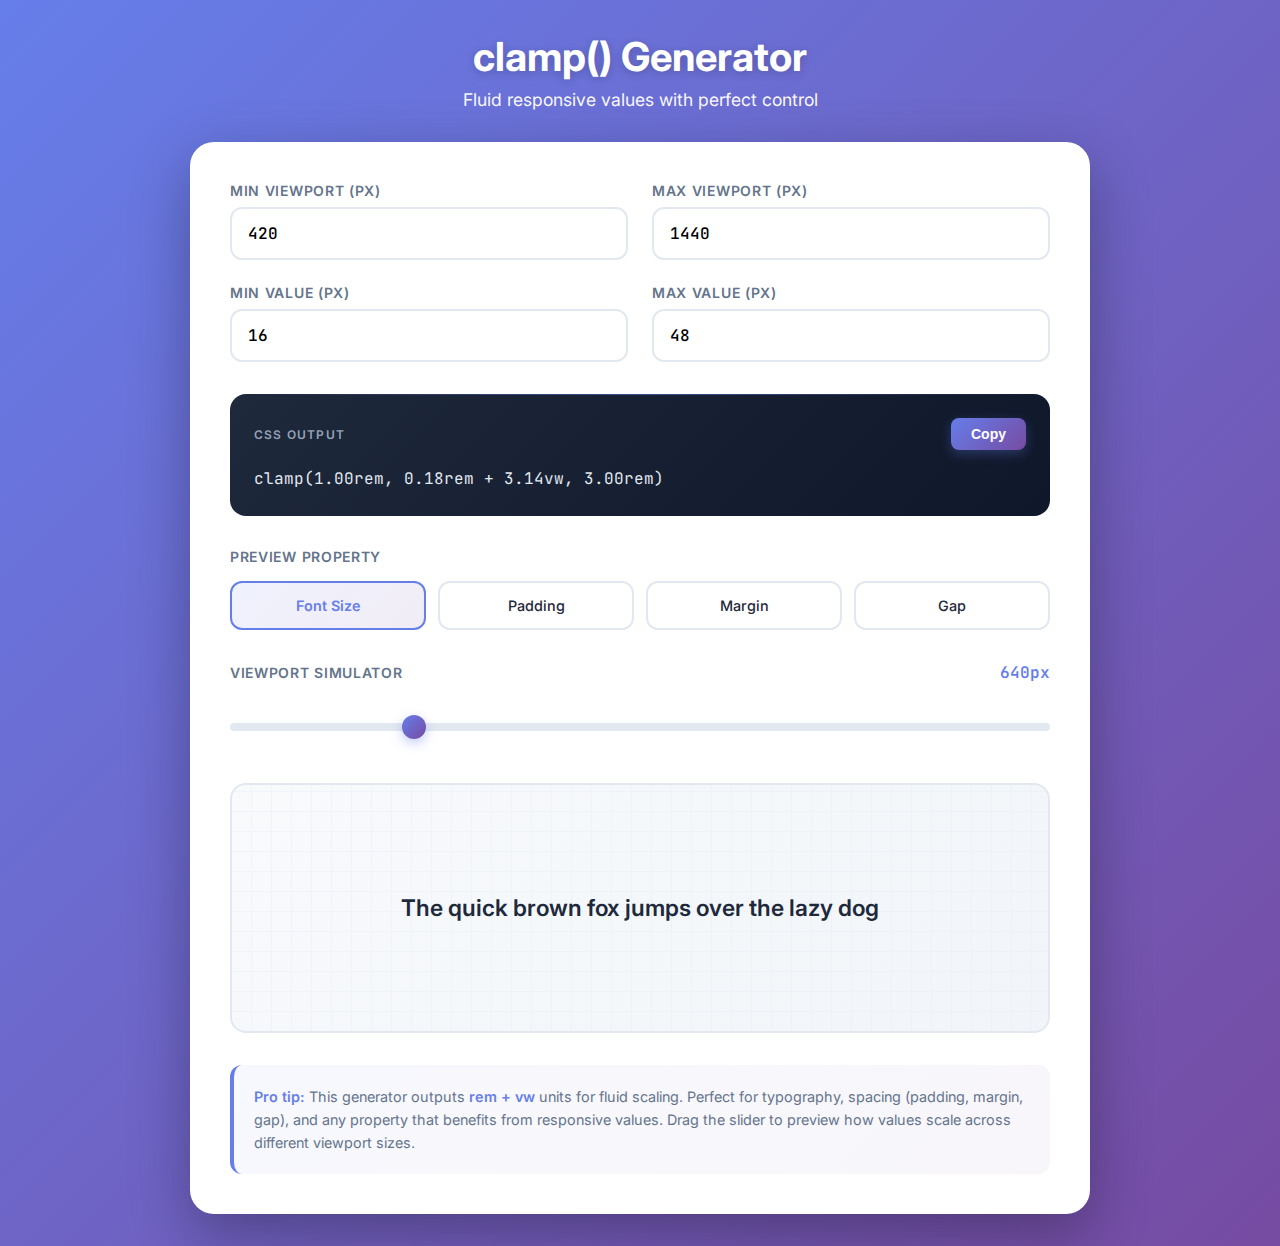
<file: index.html>
<!DOCTYPE html>
<html lang="en">
<head>
<meta charset="UTF-8">
<title>CSS clamp() Generator</title>
<meta name="viewport" content="width=device-width, initial-scale=1">

<link rel="preconnect" href="https://fonts.googleapis.com">
<link rel="preconnect" href="https://fonts.gstatic.com" crossorigin>
<link href="https://fonts.googleapis.com/css2?family=Inter:wght@400;500;600;700&family=JetBrains+Mono:wght@400;500&display=swap" rel="stylesheet">

<style>
  * {
    margin: 0;
    padding: 0;
    box-sizing: border-box;
  }

  body {
    font-family: 'Inter', -apple-system, BlinkMacSystemFont, sans-serif;
    background: linear-gradient(135deg, #667eea 0%, #764ba2 100%);
    min-height: 100vh;
    padding: 2rem 1rem;
    color: #1e293b;
  }

  .container {
    max-width: 900px;
    margin: 0 auto;
  }

  /* Header */
  .header {
    text-align: center;
    margin-bottom: 2rem;
    color: white;
  }

  .header h1 {
    font-size: 2.5rem;
    font-weight: 700;
    margin-bottom: 0.5rem;
    text-shadow: 0 2px 10px rgba(0,0,0,0.2);
  }

  .header p {
    font-size: 1.1rem;
    opacity: 0.95;
  }

  /* Main card */
  .card {
    background: white;
    border-radius: 1.5rem;
    box-shadow: 0 20px 60px rgba(0,0,0,0.3);
    overflow: hidden;
  }

  .card-body {
    padding: 2.5rem;
  }

  /* Input grid */
  .input-grid {
    display: grid;
    grid-template-columns: repeat(2, 1fr);
    gap: 1.5rem;
    margin-bottom: 2rem;
  }

  .input-group {
    display: flex;
    flex-direction: column;
  }

  .input-group label {
    font-size: 0.875rem;
    font-weight: 600;
    color: #64748b;
    margin-bottom: 0.5rem;
    text-transform: uppercase;
    letter-spacing: 0.05em;
  }

  .input-group input {
    padding: 0.875rem 1rem;
    border: 2px solid #e2e8f0;
    border-radius: 0.75rem;
    font-size: 1rem;
    font-weight: 500;
    transition: all 0.2s;
    font-family: 'JetBrains Mono', monospace;
  }

  .input-group input:focus {
    outline: none;
    border-color: #667eea;
    box-shadow: 0 0 0 3px rgba(102, 126, 234, 0.1);
  }

  /* Output section */
  .output-section {
    background: linear-gradient(135deg, #1e293b 0%, #0f172a 100%);
    border-radius: 1rem;
    padding: 1.5rem;
    margin-bottom: 2rem;
    position: relative;
    overflow: hidden;
  }

  .output-section::before {
    content: '';
    position: absolute;
    top: 0;
    left: 0;
    right: 0;
    height: 1px;
    background: linear-gradient(90deg, transparent, rgba(102, 126, 234, 0.5), transparent);
  }

  .output-header {
    display: flex;
    justify-content: space-between;
    align-items: center;
    margin-bottom: 1rem;
  }

  .output-label {
    font-size: 0.75rem;
    font-weight: 600;
    color: #94a3b8;
    text-transform: uppercase;
    letter-spacing: 0.1em;
  }

  .copy-btn {
    background: linear-gradient(135deg, #667eea 0%, #764ba2 100%);
    color: white;
    border: none;
    padding: 0.5rem 1.25rem;
    border-radius: 0.5rem;
    font-size: 0.875rem;
    font-weight: 600;
    cursor: pointer;
    transition: all 0.2s;
    box-shadow: 0 4px 12px rgba(102, 126, 234, 0.3);
  }

  .copy-btn:hover {
    transform: translateY(-2px);
    box-shadow: 0 6px 20px rgba(102, 126, 234, 0.4);
  }

  .copy-btn:active {
    transform: translateY(0);
  }

  .copy-btn.copied {
    background: linear-gradient(135deg, #10b981 0%, #059669 100%);
  }

  .clamp-output {
    font-family: 'JetBrains Mono', monospace;
    font-size: 1rem;
    color: #e2e8f0;
    line-height: 1.6;
    word-break: break-all;
  }

  /* Radio buttons */
  .radio-section {
    margin-bottom: 2rem;
  }

  .radio-label {
    font-size: 0.875rem;
    font-weight: 600;
    color: #64748b;
    margin-bottom: 1rem;
    display: block;
    text-transform: uppercase;
    letter-spacing: 0.05em;
  }

  .radio-grid {
    display: grid;
    grid-template-columns: repeat(auto-fit, minmax(120px, 1fr));
    gap: 0.75rem;
  }

  .radio-option {
    position: relative;
  }

  .radio-option input {
    position: absolute;
    opacity: 0;
    cursor: pointer;
  }

  .radio-option label {
    display: flex;
    align-items: center;
    justify-content: center;
    padding: 0.875rem 1rem;
    border: 2px solid #e2e8f0;
    border-radius: 0.75rem;
    cursor: pointer;
    transition: all 0.2s;
    font-weight: 500;
    font-size: 0.9rem;
    background: white;
  }

  .radio-option input:checked + label {
    border-color: #667eea;
    background: linear-gradient(135deg, rgba(102, 126, 234, 0.1) 0%, rgba(118, 75, 162, 0.1) 100%);
    color: #667eea;
    font-weight: 600;
  }

  .radio-option label:hover {
    border-color: #cbd5e1;
  }

  /* Slider section */
  .slider-section {
    margin-bottom: 2rem;
  }

  .slider-header {
    display: flex;
    justify-content: space-between;
    align-items: center;
    margin-bottom: 1rem;
  }

  .slider-label {
    font-size: 0.875rem;
    font-weight: 600;
    color: #64748b;
    text-transform: uppercase;
    letter-spacing: 0.05em;
  }

  .slider-value {
    font-family: 'JetBrains Mono', monospace;
    font-weight: 600;
    color: #667eea;
    font-size: 1rem;
  }

  .slider-container {
    position: relative;
    padding: 1rem 0;
  }

  .viewport-slider {
    -webkit-appearance: none;
    appearance: none;
    width: 100%;
    height: 8px;
    border-radius: 10px;
    background: #e2e8f0;
    outline: none;
    cursor: pointer;
  }

  .viewport-slider::-webkit-slider-thumb {
    -webkit-appearance: none;
    appearance: none;
    width: 24px;
    height: 24px;
    border-radius: 50%;
    background: linear-gradient(135deg, #667eea 0%, #764ba2 100%);
    cursor: pointer;
    box-shadow: 0 4px 12px rgba(102, 126, 234, 0.4);
    transition: all 0.2s;
  }

  .viewport-slider::-webkit-slider-thumb:hover {
    transform: scale(1.2);
    box-shadow: 0 6px 20px rgba(102, 126, 234, 0.5);
  }

  .viewport-slider::-moz-range-thumb {
    width: 24px;
    height: 24px;
    border-radius: 50%;
    background: linear-gradient(135deg, #667eea 0%, #764ba2 100%);
    cursor: pointer;
    border: none;
    box-shadow: 0 4px 12px rgba(102, 126, 234, 0.4);
    transition: all 0.2s;
  }

  .viewport-slider::-moz-range-thumb:hover {
    transform: scale(1.2);
    box-shadow: 0 6px 20px rgba(102, 126, 234, 0.5);
  }

  /* Preview section */
  .preview-section {
    background: linear-gradient(135deg, #f8fafc 0%, #f1f5f9 100%);
    border-radius: 1rem;
    padding: 3rem 2rem;
    min-height: 250px;
    display: flex;
    align-items: center;
    justify-content: center;
    border: 2px solid #e2e8f0;
    position: relative;
    overflow: hidden;
  }

  .preview-section::before {
    content: '';
    position: absolute;
    top: 0;
    left: 0;
    right: 0;
    bottom: 0;
    background: 
      repeating-linear-gradient(0deg, transparent, transparent 19px, #e2e8f0 19px, #e2e8f0 20px),
      repeating-linear-gradient(90deg, transparent, transparent 19px, #e2e8f0 19px, #e2e8f0 20px);
    opacity: 0.3;
    pointer-events: none;
  }

  /* Preview types */
  .preview-font {
    font-weight: 600;
    color: #1e293b;
    text-align: center;
    position: relative;
    z-index: 1;
  }

  .preview-padding {
    background: linear-gradient(135deg, #667eea 0%, #764ba2 100%);
    color: white;
    border-radius: 1rem;
    font-weight: 600;
    position: relative;
    z-index: 1;
    box-shadow: 0 10px 30px rgba(102, 126, 234, 0.3);
  }

  .preview-margin-container {
    border: 3px dashed #cbd5e1;
    border-radius: 1rem;
    padding: 1rem;
    width: 100%;
    position: relative;
    z-index: 1;
  }

  .preview-margin {
    background: linear-gradient(135deg, #667eea 0%, #764ba2 100%);
    color: white;
    border-radius: 1rem;
    padding: 1.5rem;
    text-align: center;
    font-weight: 600;
    box-shadow: 0 10px 30px rgba(102, 126, 234, 0.3);
  }

  .preview-gap {
    display: flex;
    flex-wrap: wrap;
    width: 100%;
    position: relative;
    z-index: 1;
  }

  .preview-gap-item {
    background: linear-gradient(135deg, #667eea 0%, #764ba2 100%);
    color: white;
    border-radius: 1rem;
    padding: 2rem 1.5rem;
    font-weight: 600;
    flex: 1;
    min-width: 100px;
    text-align: center;
    font-size: 1.5rem;
    box-shadow: 0 10px 30px rgba(102, 126, 234, 0.3);
  }

  /* Footer note */
  .footer-note {
    margin-top: 2rem;
    padding: 1.25rem;
    background: linear-gradient(135deg, rgba(102, 126, 234, 0.05) 0%, rgba(118, 75, 162, 0.05) 100%);
    border-radius: 0.75rem;
    border-left: 4px solid #667eea;
    font-size: 0.9rem;
    color: #64748b;
    line-height: 1.6;
  }

  .footer-note strong {
    color: #667eea;
    font-weight: 600;
  }

  /* Responsive */
  @media (max-width: 768px) {
    .header h1 {
      font-size: 2rem;
    }

    .card-body {
      padding: 1.5rem;
    }

    .input-grid {
      grid-template-columns: 1fr;
      gap: 1rem;
    }

    .radio-grid {
      grid-template-columns: repeat(2, 1fr);
    }
  }

  /* Error state */
  .error-message {
    color: #ef4444;
    font-family: 'JetBrains Mono', monospace;
    font-weight: 500;
  }
</style>
</head>
<body>

<div class="container">
  <!-- Header -->
  <div class="header">
    <h1>clamp() Generator</h1>
    <p>Fluid responsive values with perfect control</p>
  </div>

  <!-- Main card -->
  <div class="card">
    <div class="card-body">

      <!-- Input grid -->
      <div class="input-grid">
        <div class="input-group">
          <label>Min Viewport (px)</label>
          <input id="minVW" type="number" value="420">
        </div>
        <div class="input-group">
          <label>Max Viewport (px)</label>
          <input id="maxVW" type="number" value="1440">
        </div>
        <div class="input-group">
          <label>Min Value (px)</label>
          <input id="minSize" type="number" value="16">
        </div>
        <div class="input-group">
          <label>Max Value (px)</label>
          <input id="maxSize" type="number" value="48">
        </div>
      </div>

      <!-- Output section -->
      <div class="output-section">
        <div class="output-header">
          <span class="output-label">CSS Output</span>
          <button id="copyBtn" class="copy-btn" onclick="copyClamp()">Copy</button>
        </div>
        <div id="result" class="clamp-output"></div>
      </div>

      <!-- Radio buttons -->
      <div class="radio-section">
        <span class="radio-label">Preview Property</span>
        <div class="radio-grid">
          <div class="radio-option">
            <input type="radio" name="previewType" id="radioFont" value="font" checked>
            <label for="radioFont">Font Size</label>
          </div>
          <div class="radio-option">
            <input type="radio" name="previewType" id="radioPadding" value="padding">
            <label for="radioPadding">Padding</label>
          </div>
          <div class="radio-option">
            <input type="radio" name="previewType" id="radioMargin" value="margin">
            <label for="radioMargin">Margin</label>
          </div>
          <div class="radio-option">
            <input type="radio" name="previewType" id="radioGap" value="gap">
            <label for="radioGap">Gap</label>
          </div>
        </div>
      </div>

      <!-- Slider -->
      <div class="slider-section">
        <div class="slider-header">
          <span class="slider-label">Viewport Simulator</span>
          <span id="sliderValue" class="slider-value">640px</span>
        </div>
        <div class="slider-container">
          <input id="viewportSlider" type="range" class="viewport-slider" min="320" max="1200" value="640">
        </div>
      </div>

      <!-- Preview -->
      <div class="preview-section" id="previewContainer">
        <div id="preview" class="preview-font">
          The quick brown fox jumps over the lazy dog
        </div>
      </div>

      <!-- Footer note -->
      <div class="footer-note">
        <strong>Pro tip:</strong> This generator outputs <strong>rem + vw</strong> units for fluid scaling. Perfect for typography, spacing (padding, margin, gap), and any property that benefits from responsive values. Drag the slider to preview how values scale across different viewport sizes.
      </div>

    </div>
  </div>
</div>

<script>
const inputs = document.querySelectorAll('input[type="number"]');
inputs.forEach(el => el.addEventListener('input', updateClamp));

const radioButtons = document.querySelectorAll('input[name="previewType"]');
radioButtons.forEach(el => el.addEventListener('change', updatePreview));

const minVWEl   = document.getElementById('minVW');
const maxVWEl   = document.getElementById('maxVW');
const minSizeEl = document.getElementById('minSize');
const maxSizeEl = document.getElementById('maxSize');
const resultEl  = document.getElementById('result');
const previewEl = document.getElementById('preview');
const previewContainer = document.getElementById('previewContainer');
const viewportSlider = document.getElementById('viewportSlider');
const sliderValue = document.getElementById('sliderValue');
const copyBtn = document.getElementById('copyBtn');

let currentClampValue = '';

function updateSliderRange() {
  const minVW = +minVWEl.value;
  const maxVW = +maxVWEl.value;
  
  viewportSlider.min = minVW;
  viewportSlider.max = maxVW;
  viewportSlider.value = Math.min(Math.max(viewportSlider.value, minVW), maxVW);
  sliderValue.textContent = viewportSlider.value + 'px';
}

function updateClamp() {
  const minVW = +minVWEl.value;
  const maxVW = +maxVWEl.value;
  const minPx = +minSizeEl.value;
  const maxPx = +maxSizeEl.value;

  if (minVW >= maxVW || minPx >= maxPx) {
    resultEl.innerHTML = '<span class="error-message">⚠ Invalid: Min must be less than Max</span>';
    return;
  }

  const slope = (maxPx - minPx) / (maxVW - minVW);
  const vwVal = (slope * 100).toFixed(2);
  const interceptPx = minPx - slope * minVW;

  const minRem = (minPx / 16).toFixed(2);
  const maxRem = (maxPx / 16).toFixed(2);
  const interceptRem = (interceptPx / 16).toFixed(2);

  currentClampValue = `clamp(${minRem}rem, ${interceptRem}rem + ${vwVal}vw, ${maxRem}rem)`;
  resultEl.textContent = currentClampValue;

  updateSliderRange();
  updatePreview();
}

function updatePreview() {
  const previewType = document.querySelector('input[name="previewType"]:checked').value;
  const currentViewport = +viewportSlider.value;
  
  const minVW = +minVWEl.value;
  const maxVW = +maxVWEl.value;
  const minPx = +minSizeEl.value;
  const maxPx = +maxSizeEl.value;
  
  const slope = (maxPx - minPx) / (maxVW - minVW);
  const calculatedPx = Math.max(minPx, Math.min(maxPx, minPx + slope * (currentViewport - minVW)));
  const calculatedRem = calculatedPx / 16;
  
  previewEl.className = '';
  previewEl.style = '';
  
  // Remove any wrapper containers
  while (previewContainer.firstChild) {
    previewContainer.removeChild(previewContainer.firstChild);
  }
  
  switch(previewType) {
    case 'font':
      previewEl.className = 'preview-font';
      previewEl.style.fontSize = calculatedRem + 'rem';
      previewEl.innerHTML = 'The quick brown fox jumps over the lazy dog';
      previewContainer.appendChild(previewEl);
      break;
      
    case 'padding':
      previewEl.className = 'preview-padding';
      previewEl.style.padding = calculatedRem + 'rem';
      previewEl.innerHTML = 'Content with padding';
      previewContainer.appendChild(previewEl);
      break;
      
    case 'margin':
      const marginWrapper = document.createElement('div');
      marginWrapper.className = 'preview-margin-container';
      previewEl.className = 'preview-margin';
      previewEl.style.margin = calculatedRem + 'rem';
      previewEl.innerHTML = 'Content with margin';
      marginWrapper.appendChild(previewEl);
      previewContainer.appendChild(marginWrapper);
      break;
      
    case 'gap':
      previewEl.className = 'preview-gap';
      previewEl.style.gap = calculatedRem + 'rem';
      previewEl.innerHTML = `
        <div class="preview-gap-item">1</div>
        <div class="preview-gap-item">2</div>
        <div class="preview-gap-item">3</div>
      `;
      previewContainer.appendChild(previewEl);
      break;
  }
}

viewportSlider.addEventListener('input', (e) => {
  sliderValue.textContent = e.target.value + 'px';
  updatePreview();
});

function copyClamp() {
  navigator.clipboard.writeText(currentClampValue);
  copyBtn.textContent = '✓ Copied!';
  copyBtn.classList.add('copied');
  
  setTimeout(() => {
    copyBtn.textContent = 'Copy';
    copyBtn.classList.remove('copied');
  }, 2000);
}

updateClamp();
</script>

</body>
</html>
</file>
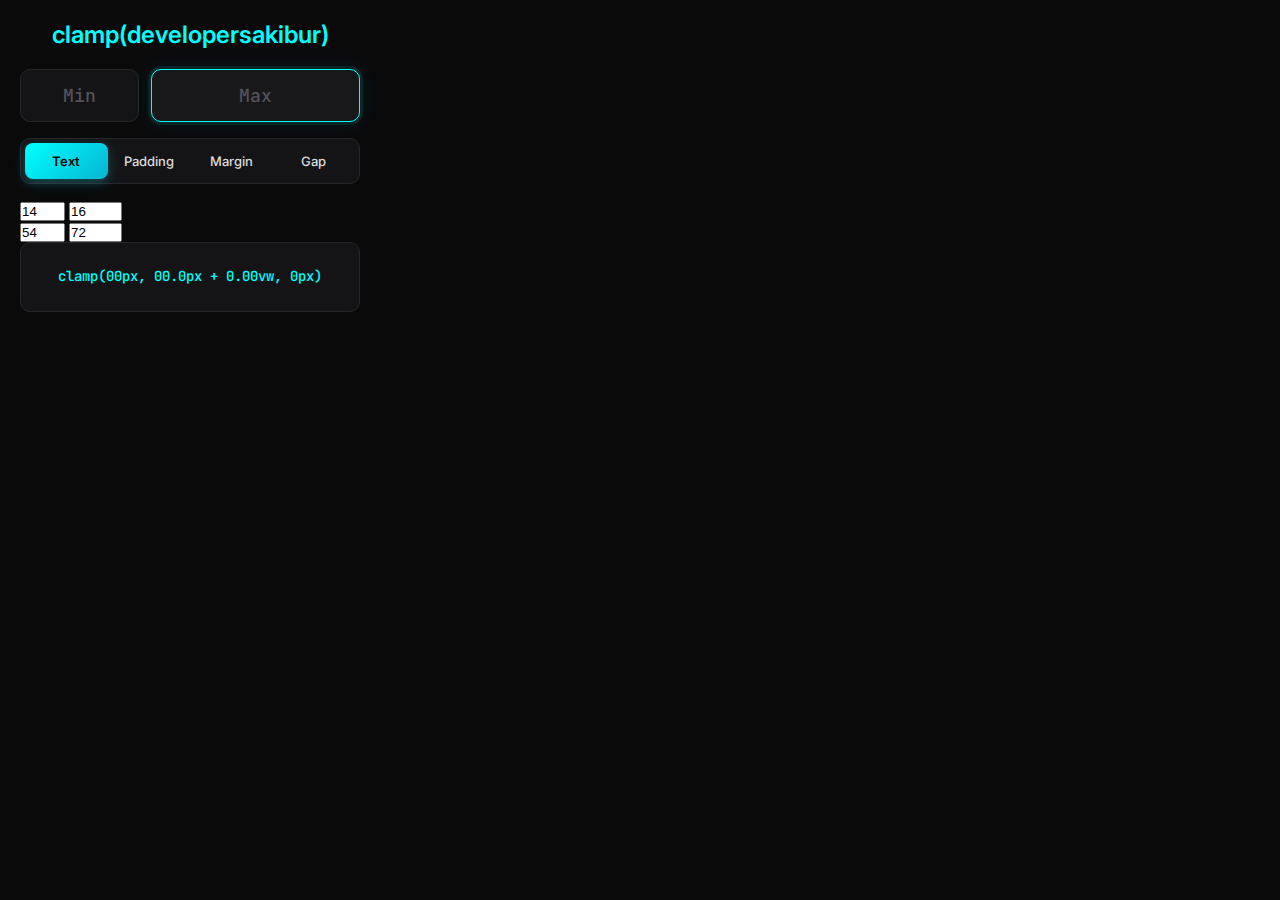
<file: popup.html>
<!DOCTYPE html>
<html lang="en">

<head>
  <meta charset="UTF-8">
  <meta name="viewport" content="width=device-width, initial-scale=1.0">
  <title>clamp() Generator</title>
  <link rel="stylesheet" href="popup.css">
</head>

<body>
  <h1>clamp(developersakibur)</h1>
  
  <div class="input-grid">
    <div class="input-group">
      <label></label>
      <input id="minSize" type="number" value="" min="5" max="400" step="1" placeholder="Min">
    </div>
    <div class="input-group">
      <label></label>
      <input id="maxSize" type="number" value="" min="10" max="500" step="1" placeholder="Max" autofocus>
    </div>
  </div>

  <div class="radio-grid">
    <div class="radio-option">
      <input type="radio" name="propertyType" id="radioText" value="text" checked>
      <label for="radioText">Text</label>
    </div>

    <div class="radio-option">
      <input type="radio" name="propertyType" id="radioPadding" value="padding">
      <label for="radioPadding">Padding</label>
    </div>

    <div class="radio-option">
      <input type="radio" name="propertyType" id="radioMargin" value="margin">
      <label for="radioMargin">Margin</label>
    </div>

    <div class="radio-option">
      <input type="radio" name="propertyType" id="radioGap" value="gap">
      <label for="radioGap">Gap</label>
    </div>
  </div>

  <div class="config-section">
    <div class="config-row">
      <div class="config-pair">
        <input id="configMinValue" type="number" min="1" max="500" step="1" placeholder="Min Val">
        <input id="configMinVp" type="number" min="1" max="2000" step="1" placeholder="Min VP">
      </div>
      <div class="config-pair">
        <input id="configMaxValue" type="number" min="1" max="500" step="1" placeholder="Max Val">
        <input id="configMaxVp" type="number" min="1" max="2000" step="1" placeholder="Max VP">
      </div>
    </div>
  </div>

  <div id="result" class="clamp-output">clamp(00px, 00.0px + 0.00vw, 0px)</div>

  <script src="popup.js"></script>
</body>

</html>
</file>
<file: popup.css>
@import url("https://fonts.googleapis.com/css2?family=Inter:wght@400;500;600&family=JetBrains+Mono:wght@500&display=swap");

* {
  margin: 0;
  padding: 0;
  box-sizing: border-box;
}

body {
  width: 380px;
  background: #0a0a0b;
  color: #e5e5e5;
  font-family: "Inter", -apple-system, BlinkMacSystemFont, "Segoe UI", Roboto, sans-serif;
  padding: 20px;
}

h1 {
  font-size: 24px;
  font-weight: 600;
  color: #00ffff;
  text-align: center;
  margin-bottom: 20px;
}
.input-grid {
  display: flex;
  gap: 12px;
  margin-bottom: 16px;
}

.input-group {
  display: flex;
  flex-direction: column;
}

.input-group:first-child {
  flex: 0 0 35%;
}

.input-group:last-child {
  flex: 0 0 calc(65% - 12px);
}

.input-group input {
  background: #141416;
  border: 1px solid #27272a;
  border-radius: 10px;
  padding: 14px 16px;
  font-size: 18px;
  font-weight: 600;
  font-family: "JetBrains Mono", monospace;
  color: #fff;
  text-align: center;
  transition: all 0.2s ease;
  width: 100%;
}

.input-group input::placeholder {
  color: #52525b;
  font-weight: 500;
}

.input-group input:focus {
  outline: none;
  border-color: #00ffff;
  background: #18181b;
  box-shadow: 0 0 0 3px rgba(34, 211, 238, 0.1), 0 0 20px rgba(34, 211, 238, 0.1);
}

.input-group input:hover:not(:focus) {
  border-color: #3f3f46;
}

input[type="number"]::-webkit-inner-spin-button,
input[type="number"]::-webkit-outer-spin-button {
  -webkit-appearance: none;
  margin: 0;
}

.radio-grid {
  display: flex;
  gap: 0;
  margin-bottom: 16px;
  background: #141416;
  border-radius: 10px;
  padding: 4px;
  border: 1px solid #27272a;
}

.radio-option {
  position: relative;
  flex: 1;
}

.radio-option input[type="radio"] {
  position: absolute;
  opacity: 0;
  width: 0;
  height: 0;
}

.radio-option label {
  display: block;
  background: transparent;
  border: none;
  border-radius: 8px;
  padding: 10px 16px;
  text-align: center;
  font-size: 13px;
  font-weight: 500;
  cursor: pointer;
  transition: all 0.2s ease;
  user-select: none;
  color: #dddddd;
}

.radio-option label:hover {
  color: #dddddd;
}

.radio-option input[type="radio"]:checked + label {
  background: linear-gradient(135deg, #00ffff 0%, #06b6d4 100%);
  color: #0a0a0b;
  font-weight: 600;
  box-shadow: 0 4px 12px rgba(34, 211, 238, 0.3);
}

.clamp-output {
  background: #141416;
  border: 1px solid #27272a;
  border-radius: 10px;
  padding: 10px;
  font-family: "JetBrains Mono", monospace;
  font-size: 14px;
  font-weight: 500;
  color: #00ffff;
  cursor: pointer;
  transition: all 0.2s ease;
  word-break: break-all;
  min-height: 70px;
  display: flex;
  align-items: center;
  justify-content: center;
  text-align: center;
  line-height: 1.4;
}

.clamp-output:hover {
  border-color: #00ffff;
  background: #18181b;
  box-shadow: 0 0 20px rgba(34, 211, 238, 0.1);
}

.clamp-output:active {
  transform: scale(0.98);
}

.clamp-output.copied {
  background: linear-gradient(135deg, #00ffff 0%, #06b6d4 100%);
  border-color: #00ffff;
  color: #0a0a0b;
}

.clamp-output .error-message {
  color: #f87171;
}
</file>
